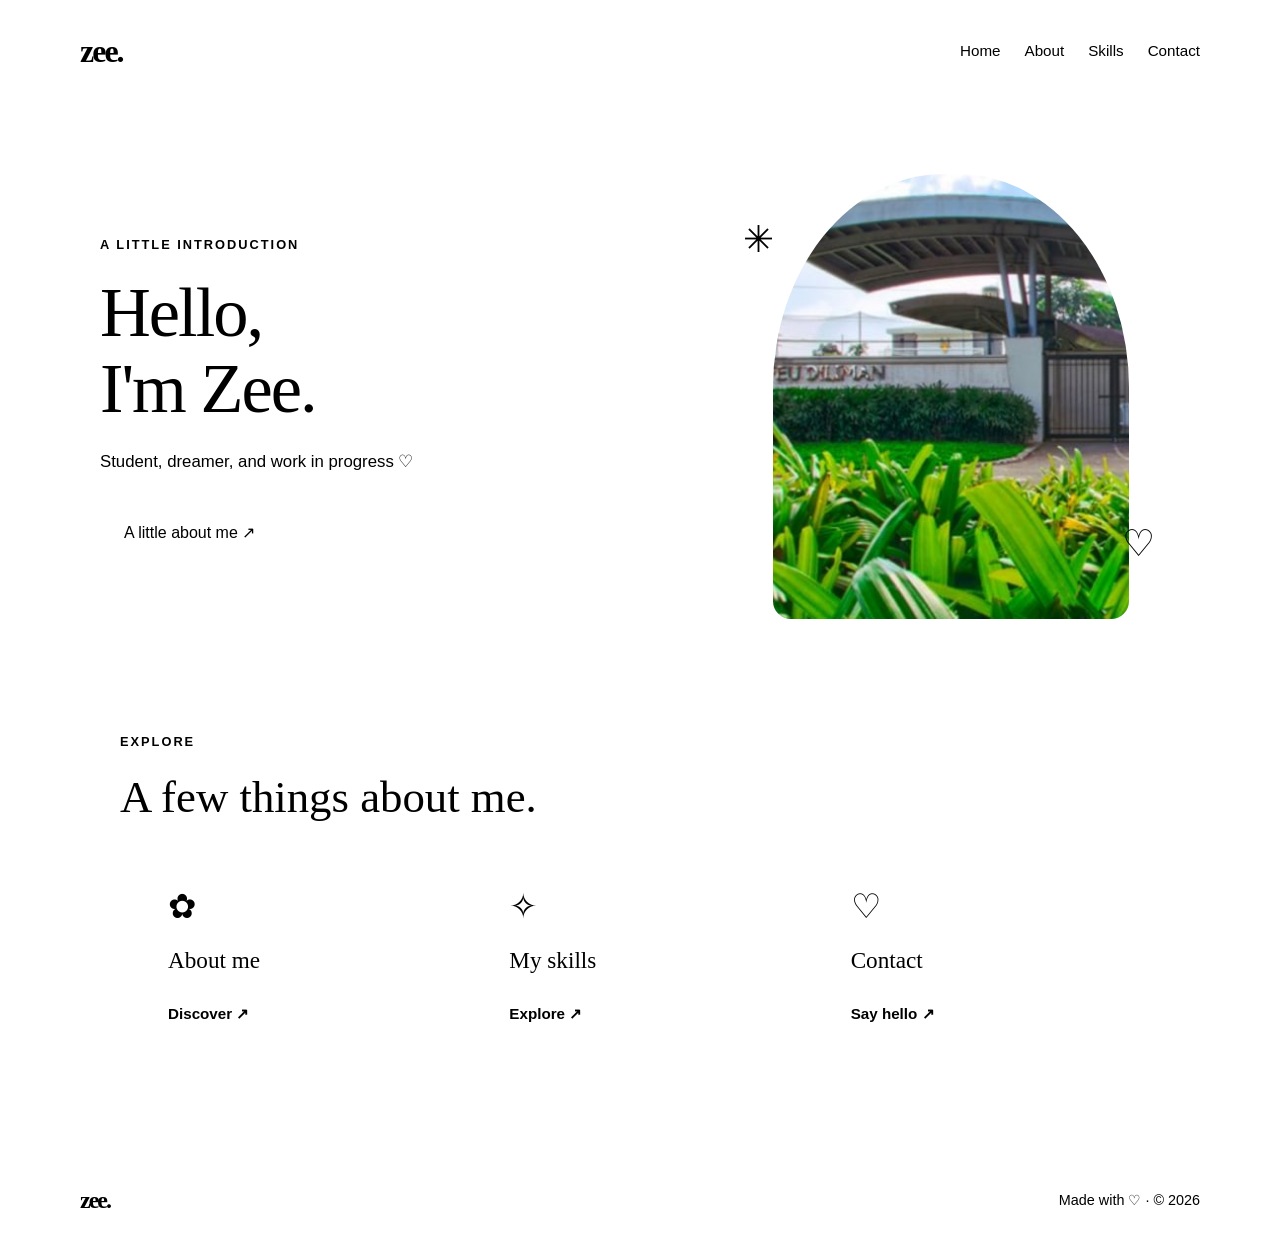
<file: index.html>
<!DOCTYPE html>
<html lang="en">
<head>
    <meta charset="UTF-8">
    <meta name="viewport" content="width=device-width, initial-scale=1.0">
    <title>Zee | Portfolio</title>
    <link rel="stylesheet" href="css/style.css">
</head>
<body>
    <header class="site-header">
        <a href="index.html" class="logo">zee<span>.</span></a>
        <nav class="main-nav" aria-label="Main navigation">
            <a href="index.html" class="active">Home</a>
            <a href="about.html">About</a>
            <a href="skills.html">Skills</a>
            <a href="contact.html">Contact</a>
        </nav>
    </header>

    <main>
        <section class="hero">
            <div class="hero-content">
                <p class="eyebrow">A LITTLE INTRODUCTION</p>
                <h1>Hello,<br>I'm <span>Zee.</span></h1>
                <p class="hero-description">Student, dreamer, and work in progress ♡</p>
                <a href="about.html" class="button button-primary">A little about me ↗</a>
            </div>

            <div class="hero-visual">
                <div class="profile-frame">
                    <img src="assets/profile.jpg" alt="Zee's portrait" class="profile-image">
                </div>
                <span class="decor decor-one" aria-hidden="true">✳</span>
                <span class="decor decor-two" aria-hidden="true">♡</span>
            </div>
        </section>

        <section class="intro-section">
            <p class="eyebrow">EXPLORE</p>
            <h2>A few things about me<span>.</span></h2>

            <div class="feature-grid">
                <a href="about.html" class="feature-card">
                    <span class="feature-icon" aria-hidden="true">✿</span>
                    <h3>About me</h3>
                    <span class="card-link">Discover ↗</span>
                </a>

                <a href="skills.html" class="feature-card">
                    <span class="feature-icon" aria-hidden="true">✧</span>
                    <h3>My skills</h3>
                    <span class="card-link">Explore ↗</span>
                </a>

                <a href="contact.html" class="feature-card">
                    <span class="feature-icon" aria-hidden="true">♡</span>
                    <h3>Contact</h3>
                    <span class="card-link">Say hello ↗</span>
                </a>
            </div>
        </section>
    </main>

    <footer class="site-footer">
        <a href="index.html" class="footer-logo">zee<span>.</span></a>
        <p>Made with ♡ · © 2026</p>
    </footer>
</body>
</html>
</file>
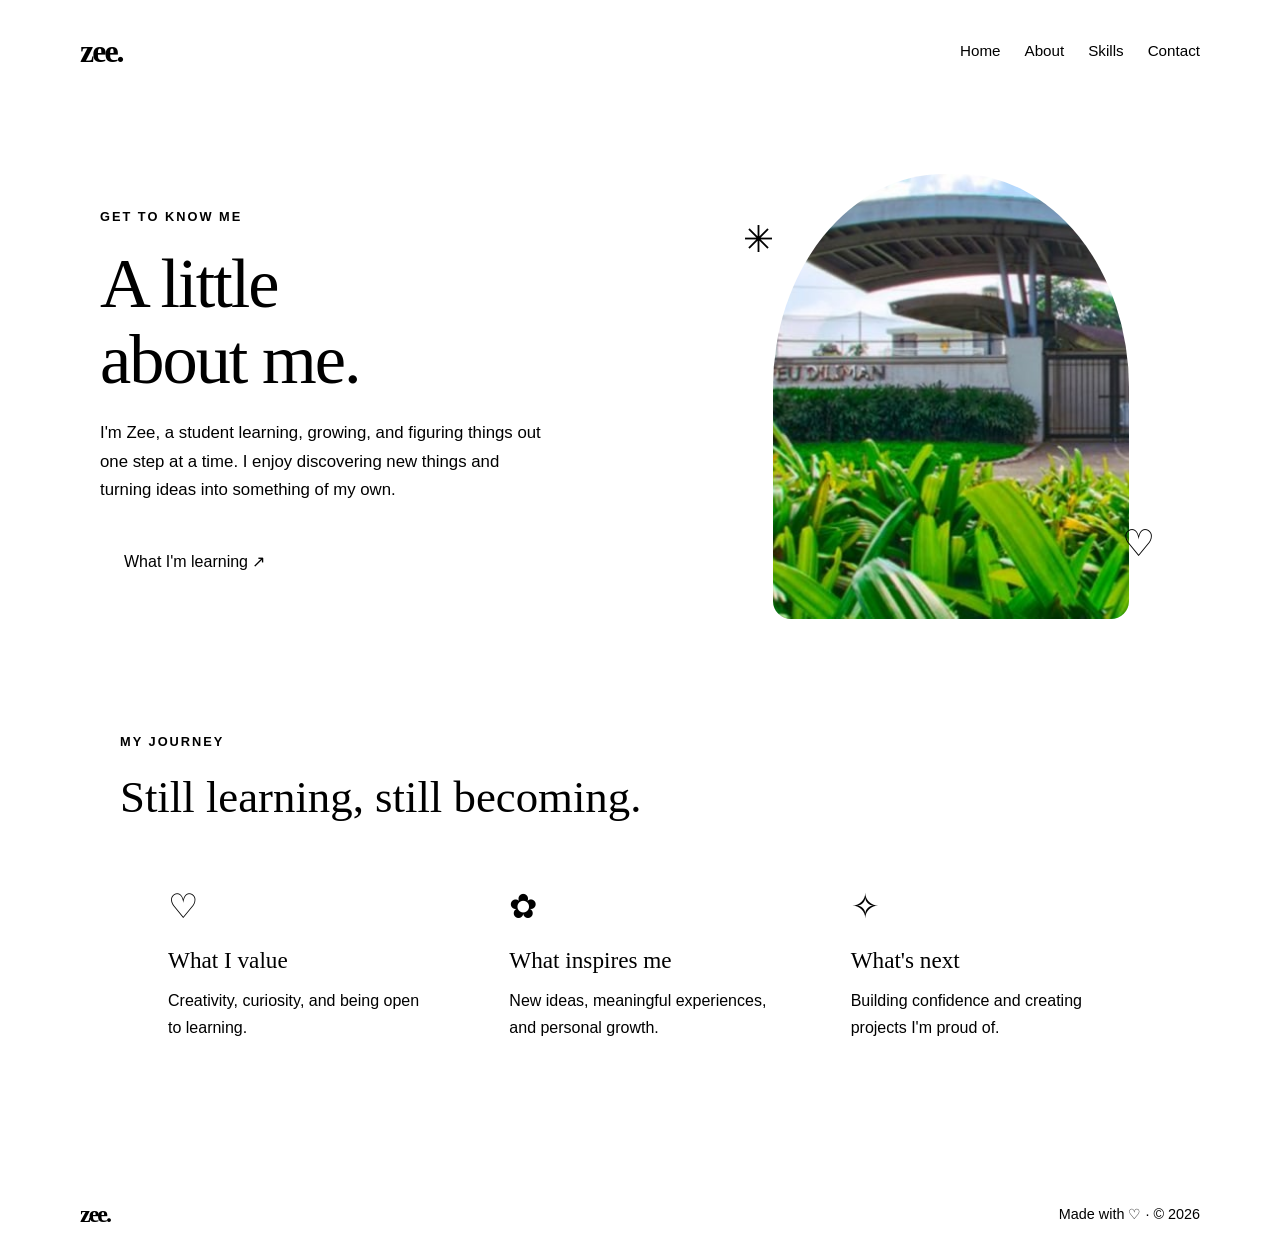
<file: about.html>
<!DOCTYPE html>
<html lang="en">
<head>
    <meta charset="UTF-8">
    <meta name="viewport" content="width=device-width, initial-scale=1.0">
    <title>About | Zee</title>
    <link rel="stylesheet" href="css/style.css">
</head>
<body>
    <header class="site-header">
        <a href="index.html" class="logo">zee<span>.</span></a>
        <nav class="main-nav" aria-label="Main navigation">
            <a href="index.html">Home</a>
            <a href="about.html" class="active" aria-current="page">About</a>
            <a href="skills.html">Skills</a>
            <a href="contact.html">Contact</a>
        </nav>
    </header>

    <main>
        <section class="hero">
            <div class="hero-content">
                <p class="eyebrow">GET TO KNOW ME</p>
                <h1>A little<br>about <span>me.</span></h1>
                <p class="hero-description">
                    I'm Zee, a student learning, growing, and figuring things
                    out one step at a time. I enjoy discovering new things
                    and turning ideas into something of my own.
                </p>
                <a href="skills.html" class="button button-primary">What I'm learning ↗</a>
            </div>

            <div class="hero-visual">
                <div class="profile-frame">
                    <img src="assets/profile.jpg" alt="Zee's portrait" class="profile-image">
                </div>
                <span class="decor decor-one" aria-hidden="true">✳</span>
                <span class="decor decor-two" aria-hidden="true">♡</span>
            </div>
        </section>

        <section class="intro-section">
            <p class="eyebrow">MY JOURNEY</p>
            <h2>Still learning, still <span>becoming.</span></h2>
            <div class="feature-grid">
                <article class="feature-card">
                    <span class="feature-icon" aria-hidden="true">♡</span>
                    <h3>What I value</h3>
                    <p>Creativity, curiosity, and being open to learning.</p>
                </article>
                <article class="feature-card">
                    <span class="feature-icon" aria-hidden="true">✿</span>
                    <h3>What inspires me</h3>
                    <p>New ideas, meaningful experiences, and personal growth.</p>
                </article>
                <article class="feature-card">
                    <span class="feature-icon" aria-hidden="true">✧</span>
                    <h3>What's next</h3>
                    <p>Building confidence and creating projects I'm proud of.</p>
                </article>
            </div>
        </section>
    </main>

    <footer class="site-footer">
        <a href="index.html" class="footer-logo">zee<span>.</span></a>
        <p>Made with ♡ · © 2026</p>
    </footer>
</body>
</html>
</file>
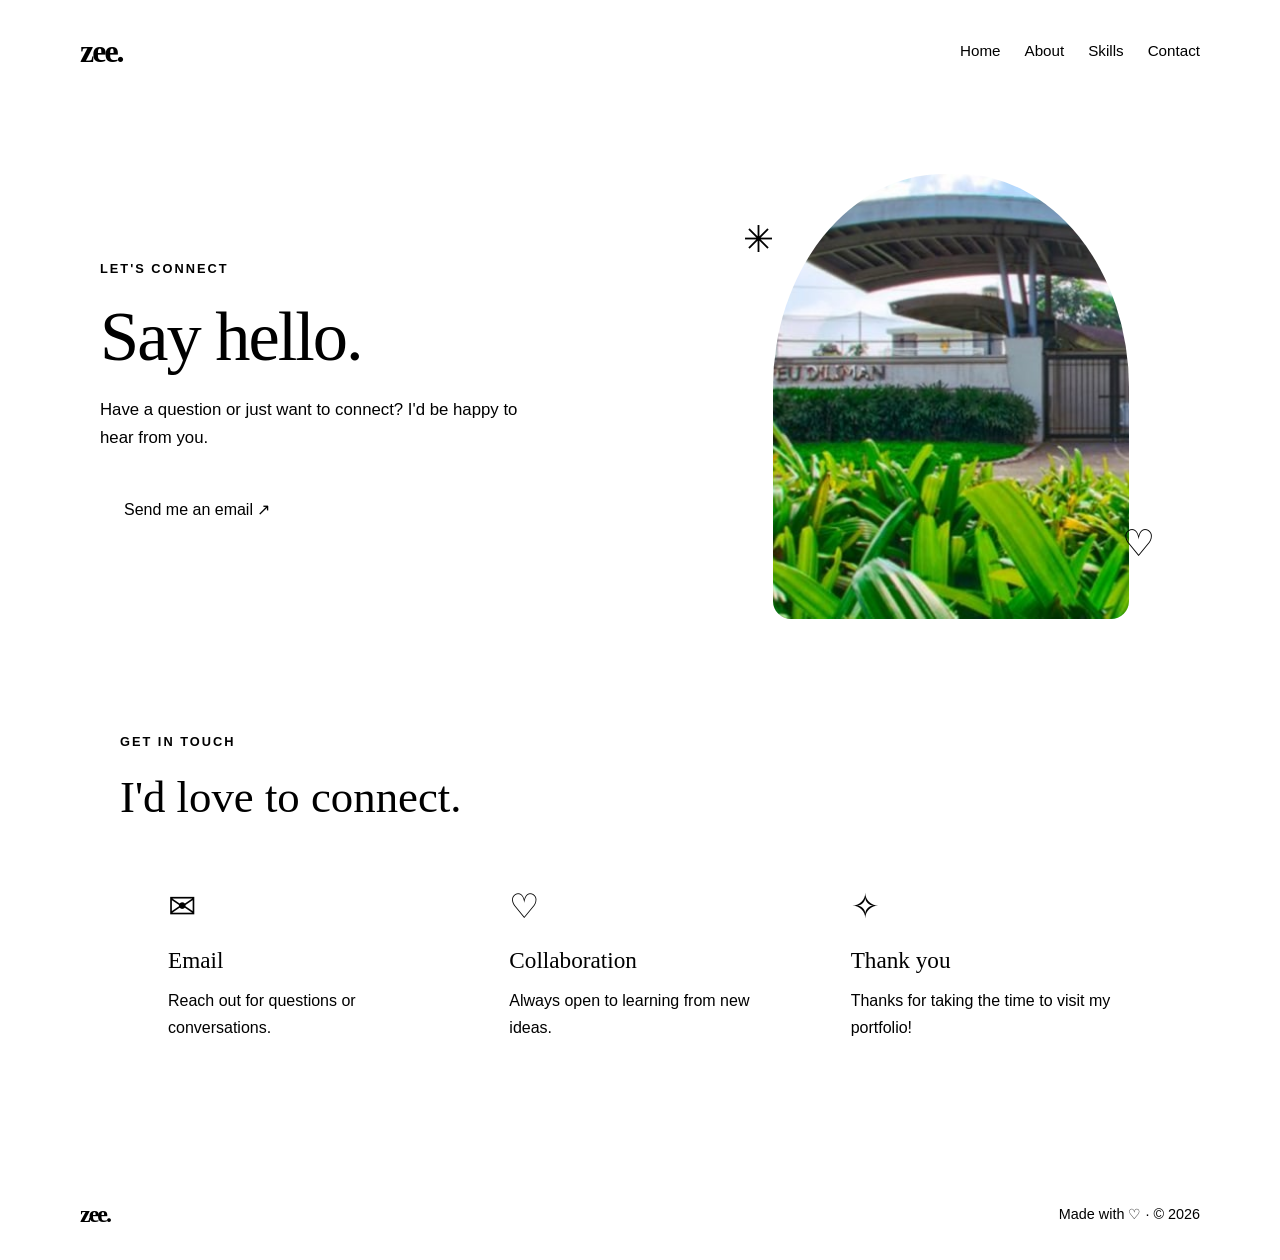
<file: contact.html>
<!DOCTYPE html>
<html lang="en">
<head>
    <meta charset="UTF-8">
    <meta name="viewport" content="width=device-width, initial-scale=1.0">
    <title>Contact | Zee</title>
    <link rel="stylesheet" href="css/style.css">
</head>
<body>
    <header class="site-header">
        <a href="index.html" class="logo">zee<span>.</span></a>
        <nav class="main-nav" aria-label="Main navigation">
            <a href="index.html">Home</a>
            <a href="about.html">About</a>
            <a href="skills.html">Skills</a>
            <a href="contact.html" class="active" aria-current="page">Contact</a>
        </nav>
    </header>

    <main>
        <section class="hero">
            <div class="hero-content">
                <p class="eyebrow">LET'S CONNECT</p>
                <h1>Say <span>hello.</span></h1>
                <p class="hero-description">
                    Have a question or just want to connect?
                    I'd be happy to hear from you.
                </p>
                <!-- Replace the placeholder email with your preferred contact address. -->
                <a href="mailto:your.email@example.com" class="button button-primary">Send me an email ↗</a>
            </div>

            <div class="hero-visual">
                <div class="profile-frame">
                    <img src="assets/profile.jpg" alt="Zee's portrait" class="profile-image">
                </div>
                <span class="decor decor-one" aria-hidden="true">✳</span>
                <span class="decor decor-two" aria-hidden="true">♡</span>
            </div>
        </section>

        <section class="intro-section">
            <p class="eyebrow">GET IN TOUCH</p>
            <h2>I'd love to <span>connect.</span></h2>
            <div class="feature-grid">
                <article class="feature-card">
                    <span class="feature-icon" aria-hidden="true">✉</span>
                    <h3>Email</h3>
                    <p>Reach out for questions or conversations.</p>
                </article>
                <article class="feature-card">
                    <span class="feature-icon" aria-hidden="true">♡</span>
                    <h3>Collaboration</h3>
                    <p>Always open to learning from new ideas.</p>
                </article>
                <article class="feature-card">
                    <span class="feature-icon" aria-hidden="true">✧</span>
                    <h3>Thank you</h3>
                    <p>Thanks for taking the time to visit my portfolio!</p>
                </article>
            </div>
        </section>
    </main>

    <footer class="site-footer">
        <a href="index.html" class="footer-logo">zee<span>.</span></a>
        <p>Made with ♡ · © 2026</p>
    </footer>
</body>
</html>
</file>
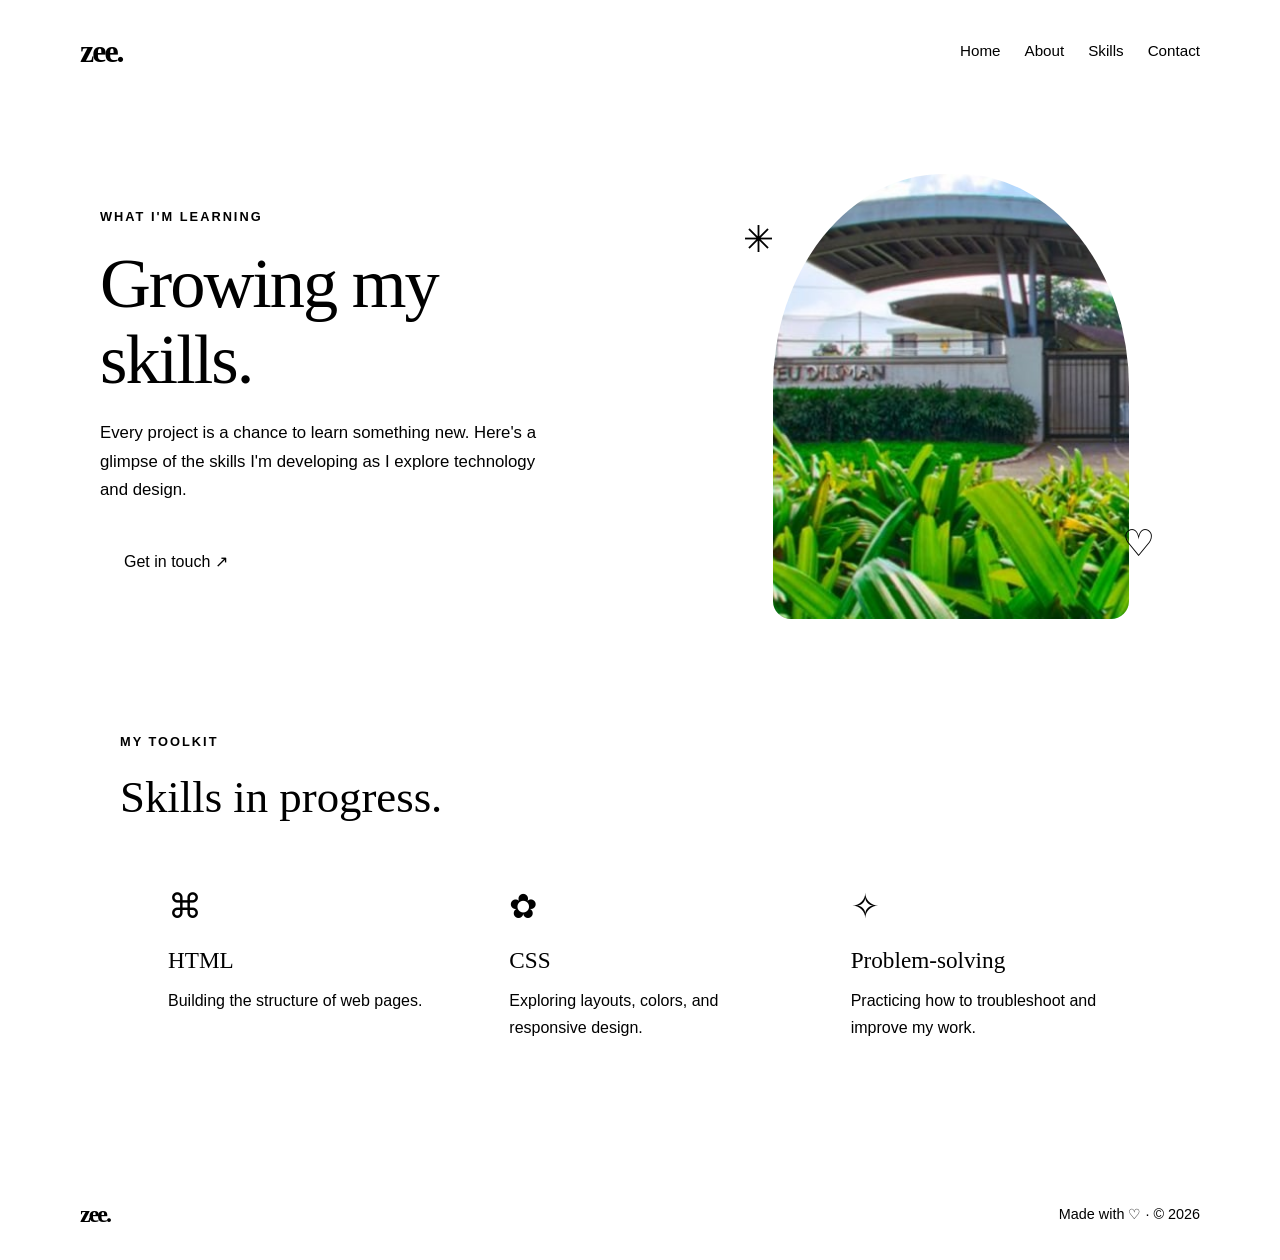
<file: skills.html>
<!DOCTYPE html>
<html lang="en">
<head>
    <meta charset="UTF-8">
    <meta name="viewport" content="width=device-width, initial-scale=1.0">
    <title>Skills | Zee</title>
    <link rel="stylesheet" href="css/style.css">
</head>
<body>
    <header class="site-header">
        <a href="index.html" class="logo">zee<span>.</span></a>
        <nav class="main-nav" aria-label="Main navigation">
            <a href="index.html">Home</a>
            <a href="about.html">About</a>
            <a href="skills.html" class="active" aria-current="page">Skills</a>
            <a href="contact.html">Contact</a>
        </nav>
    </header>

    <main>
        <section class="hero">
            <div class="hero-content">
                <p class="eyebrow">WHAT I'M LEARNING</p>
                <h1>Growing my<br><span>skills.</span></h1>
                <p class="hero-description">
                    Every project is a chance to learn something new.
                    Here's a glimpse of the skills I'm developing as I
                    explore technology and design.
                </p>
                <a href="contact.html" class="button button-primary">Get in touch ↗</a>
            </div>

            <div class="hero-visual">
                <div class="profile-frame">
                    <img src="assets/profile.jpg" alt="Zee's portrait" class="profile-image">
                </div>
                <span class="decor decor-one" aria-hidden="true">✳</span>
                <span class="decor decor-two" aria-hidden="true">♡</span>
            </div>
        </section>

        <section class="intro-section">
            <p class="eyebrow">MY TOOLKIT</p>
            <h2>Skills in <span>progress.</span></h2>
            <div class="feature-grid">
                <article class="feature-card">
                    <span class="feature-icon" aria-hidden="true">⌘</span>
                    <h3>HTML</h3>
                    <p>Building the structure of web pages.</p>
                </article>
                <article class="feature-card">
                    <span class="feature-icon" aria-hidden="true">✿</span>
                    <h3>CSS</h3>
                    <p>Exploring layouts, colors, and responsive design.</p>
                </article>
                <article class="feature-card">
                    <span class="feature-icon" aria-hidden="true">✧</span>
                    <h3>Problem-solving</h3>
                    <p>Practicing how to troubleshoot and improve my work.</p>
                </article>
            </div>
        </section>
    </main>

    <footer class="site-footer">
        <a href="index.html" class="footer-logo">zee<span>.</span></a>
        <p>Made with ♡ · © 2026</p>
    </footer>
</body>
</html>
</file>
<file: css/style.css>
```css
:root {
    --cream: #fffaf6;
    --pink: #f4dce3;
    --pink-dark: #bd7189;
    --rose: #92546b;
    --text: #45383d;
    --muted: #75666b;
    --white: #ffffff;
    --border: #f0e5e5;
}

* {
    box-sizing: border-box;
    margin: 0;
    padding: 0;
}

html {
    scroll-behavior: smooth;
}

body {
    background: var(--cream);
    color: var(--text);
    font-family: "Segoe UI", Arial, sans-serif;
    font-size: 16px;
    line-height: 1.7;
}

a {
    color: inherit;
    text-decoration: none;
}

img {
    display: block;
    max-width: 100%;
    height: auto;
}

/* Navigation: Flexbox */
.site-header {
    width: min(1120px, 90%);
    margin: 0 auto;
    padding: 24px 0;
    display: flex;
    justify-content: space-between;
    align-items: center;
    gap: 24px;
}

.logo,
.footer-logo {
    font-family: Georgia, serif;
    font-size: 2rem;
    font-weight: bold;
    letter-spacing: -2px;
    flex-shrink: 0;
}

.logo span,
.footer-logo span,
.hero h1 span,
.intro-section h2 span {
    color: var(--pink-dark);
}

.main-nav {
    display: flex;
    align-items: center;
    flex-wrap: wrap;
    gap: 12px 24px;
}

.main-nav a {
    color: var(--muted);
    font-size: 0.95rem;
    transition: color 0.25s ease, background-color 0.25s ease;
}

.main-nav a:hover,
.main-nav a.active {
    color: var(--rose);
}

/* Hero section: CSS Grid */
.hero {
    width: min(1080px, 88%);
    margin: 60px auto 100px;
    display: grid;
    grid-template-columns: minmax(0, 1.1fr) minmax(0, 0.9fr);
    align-items: center;
    gap: clamp(32px, 5vw, 64px);
}

.hero-content {
    min-width: 0;
}

.eyebrow {
    color: var(--rose);
    font-size: 0.8rem;
    font-weight: 700;
    letter-spacing: 2px;
    margin-bottom: 18px;
}

.hero h1 {
    font-family: Georgia, "Times New Roman", serif;
    font-size: clamp(3.2rem, 5.5vw, 5.5rem);
    font-weight: 400;
    line-height: 1.08;
    letter-spacing: -2px;
    overflow-wrap: break-word;
}

.hero-description {
    color: var(--muted);
    font-size: 1.05rem;
    max-width: 48ch;
    margin: 22px 0 30px;
}

.button {
    display: inline-block;
    padding: 13px 24px;
    border-radius: 30px;
    transition: transform 0.25s ease, background-color 0.25s ease,
        box-shadow 0.25s ease;
}

.button-primary {
    background: var(--rose);
    color: var(--white);
}

.button:hover {
    transform: translateY(-3px);
    box-shadow: 0 8px 20px rgba(146, 84, 107, 0.18);
}

.hero-visual {
    position: relative;
    width: 100%;
    max-width: 380px;
    justify-self: center;
}

.profile-frame {
    padding: 12px;
    background: var(--pink);
    border-radius: 48% 48% 24px 24px;
    overflow: hidden;
}

.profile-image {
    width: 100%;
    aspect-ratio: 4 / 5;
    object-fit: cover;
    border-radius: 48% 48% 18px 18px;
}

.decor {
    position: absolute;
    color: var(--pink-dark);
    font-size: 2.3rem;
    pointer-events: none;
}

.decor-one {
    top: 10%;
    left: -18px;
}

.decor-two {
    right: -14px;
    bottom: 12%;
}

/* Intro and feature cards */
.intro-section {
    width: min(1040px, 88%);
    margin: 0 auto 100px;
}

.intro-section h2 {
    font-family: Georgia, "Times New Roman", serif;
    font-size: clamp(2rem, 3.5vw, 2.8rem);
    font-weight: 400;
    line-height: 1.2;
    margin-bottom: 32px;
}

/* Feature cards: CSS Grid */
.feature-grid {
    display: grid;
    grid-template-columns: repeat(3, minmax(0, 1fr));
    gap: 24px;
    width: 100%;
    max-width: 1000px;
    margin: 0 auto;
}

.feature-card {
    min-width: 0;
    padding: 28px;
    background: var(--white);
    border: 1px solid var(--border);
    border-radius: 18px;
    overflow-wrap: break-word;
    transition: transform 0.25s ease, box-shadow 0.25s ease;
}

.feature-card:hover {
    transform: translateY(-5px);
    box-shadow: 0 12px 28px rgba(146, 84, 107, 0.1);
}

.feature-icon {
    display: block;
    color: var(--pink-dark);
    font-size: 2.1rem;
    line-height: 1.3;
    margin-bottom: 16px;
}

.feature-card h3 {
    font-family: Georgia, "Times New Roman", serif;
    font-size: 1.45rem;
    font-weight: 400;
    line-height: 1.3;
    margin-bottom: 12px;
}

.feature-card p {
    color: var(--muted);
    font-size: 1rem;
    line-height: 1.7;
}

.card-link {
    display: inline-block;
    color: var(--rose);
    font-size: 0.95rem;
    font-weight: 600;
    margin-top: 14px;
}

.card-link:hover {
    text-decoration: underline;
    text-underline-offset: 4px;
}

/* Footer */
.site-footer {
    width: min(1120px, 90%);
    margin: 0 auto;
    padding: 25px 0;
    border-top: 1px solid var(--border);
    display: flex;
    justify-content: space-between;
    align-items: center;
    gap: 16px;
}

.footer-logo {
    font-size: 1.5rem;
}

.site-footer p {
    color: var(--muted);
    font-size: 0.9rem;
}

/* Tablet and smaller laptops */
@media (max-width: 900px) {
    .site-header {
        gap: 18px;
    }

    .main-nav {
        gap: 10px 16px;
    }

    .hero {
        gap: 32px;
        margin: 45px auto 80px;
    }

    .hero h1 {
        font-size: clamp(2.8rem, 6vw, 4rem);
    }

    .feature-grid {
        gap: 16px;
    }

    .feature-card {
        padding: 22px;
    }

    .feature-card h3 {
        font-size: 1.3rem;
    }
}

/* Mobile layout */
@media (max-width: 650px) {
    .site-header {
        width: 90%;
        padding: 18px 0;
        flex-direction: column;
        align-items: flex-start;
        gap: 12px;
    }

    .main-nav {
        width: 100%;
        gap: 10px 18px;
    }

    .main-nav a {
        font-size: 0.9rem;
    }

    .hero {
        width: 88%;
        margin: 30px auto 65px;
        grid-template-columns: minmax(0, 1fr);
        gap: 32px;
    }

    .hero h1 {
        font-size: clamp(2.8rem, 11vw, 4rem);
        letter-spacing: -1.5px;
    }

    .hero-description {
        font-size: 1rem;
    }

    .hero-visual {
        width: min(100%, 300px);
    }

    .decor-one {
        left: -10px;
    }

    .decor-two {
        right: -8px;
    }

    .intro-section {
        width: 88%;
        margin-bottom: 70px;
    }

    .intro-section h2 {
        margin-bottom: 24px;
    }

    .feature-grid {
        grid-template-columns: minmax(0, 1fr);
        gap: 18px;
    }

    .feature-card {
        padding: 24px;
    }

    .feature-card h3 {
        font-size: 1.4rem;
    }

    .site-footer {
        align-items: flex-start;
        flex-direction: column;
        gap: 8px;
    }
}

/* Small phones */
@media (max-width: 380px) {
    .main-nav {
        column-gap: 14px;
        row-gap: 8px;
    }

    .hero h1 {
        font-size: 2.7rem;
        letter-spacing: -1px;
    }

    .eyebrow {
        font-size: 0.72rem;
        letter-spacing: 1.5px;
    }

    .feature-card {
        padding: 20px;
    }
}

/* Respect reduced-motion preferences */
@media (prefers-reduced-motion: reduce) {
    html {
        scroll-behavior: auto;
    }

    *,
    *::before,
    *::after {
        animation-duration: 0.01ms !important;
        animation-iteration-count: 1 !important;
        transition-duration: 0.01ms !important;
        scroll-behavior: auto !important;
    }
}
</file>
